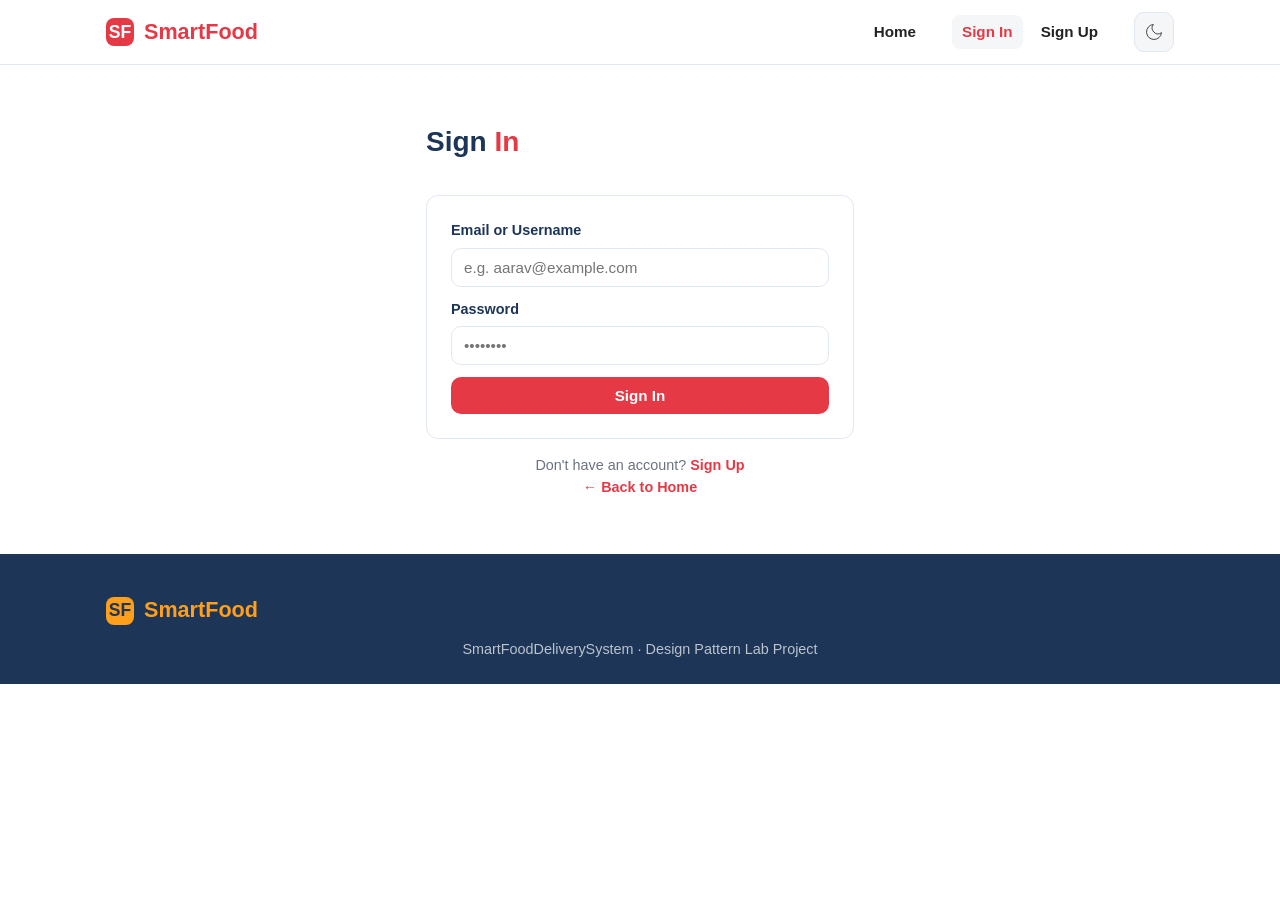
<file: frontend/sign-in.html>
<!DOCTYPE html>
<html lang="en">
<head>
<meta charset="UTF-8">
<meta name="viewport" content="width=device-width, initial-scale=1.0">
<title>SmartFood — Sign In</title>
<link rel="stylesheet" href="css/style.css">
</head>
<body>
<nav class="navbar">
  <div class="container">
    <a href="index.html" class="brand"><div class="mark">SF</div><span>SmartFood</span></a>
    <div class="nav-links">
      <a href="index.html">Home</a>
      <div id="nav-guest-links" style="display:flex;gap:8px;align-items:center;">
        <a href="sign-in.html" class="active">Sign In</a>
        <a href="sign-up.html">Sign Up</a>
      </div>
      <div id="nav-user-links" style="display:none;gap:8px;align-items:center;">
        <span id="nav-user-name" style="color:var(--text-muted);">User</span>
        <a href="cart.html" class="cart-link" id="nav-cart-link">Cart <span class="cart-badge" id="cart-badge">0</span></a>
        <a href="#" id="nav-logout" style="color:var(--primary);">Sign Out</a>
      </div>
      <button id="theme-toggle" class="theme-toggle" aria-label="Switch to Dark Mode" title="Switch to Dark Mode">
        <svg class="theme-sun" viewBox="0 0 24 24"><circle cx="12" cy="12" r="5"/><line x1="12" y1="1" x2="12" y2="3"/><line x1="12" y1="21" x2="12" y2="23"/><line x1="4.22" y1="4.22" x2="5.64" y2="5.64"/><line x1="18.36" y1="18.36" x2="19.78" y2="19.78"/><line x1="1" y1="12" x2="3" y2="12"/><line x1="21" y1="12" x2="23" y2="12"/><line x1="4.22" y1="19.78" x2="5.64" y2="18.36"/><line x1="18.36" y1="5.64" x2="19.78" y2="4.22"/></svg>
        <svg class="theme-moon" viewBox="0 0 24 24"><path d="M21 12.79A9 9 0 1 1 11.21 3 7 7 0 0 0 21 12.79z"/></svg>
      </button>
    </div>
  </div>
</nav>

<section class="section">
  <div class="container" style="max-width:460px;">
    <h2 class="section-title" style="text-align:left;">Sign <span>In</span></h2>

    <div id="signin-server-error" style="color:var(--primary);font-size:0.9rem;margin-bottom:12px;display:none;"></div>

    <form id="signin-form" style="background:var(--card-bg);border:1px solid var(--card-border);border-radius:var(--radius);padding:24px;">
      <div class="form-group">
        <label>Email or Username</label>
        <input type="text" id="signin-username" placeholder="e.g. aarav@example.com" required>
        <div id="signin-username-error" style="color:var(--primary);font-size:0.85rem;margin-top:6px;"></div>
      </div>

      <div class="form-group">
        <label>Password</label>
        <input type="password" id="signin-password" placeholder="••••••••" required>
        <div id="signin-password-error" style="color:var(--primary);font-size:0.85rem;margin-top:6px;"></div>
      </div>

      <div id="signin-server-error" style="color:var(--primary);font-size:0.9rem;margin-bottom:12px;display:none;"></div>

      <button type="submit" class="btn btn-primary btn-full" id="signin-submit">Sign In</button>
    </form>

    <p style="text-align:center;color:var(--text-muted);font-size:0.9rem;margin-top:16px;">
      Don't have an account? <a href="sign-up.html" style="color:var(--primary);font-weight:700;">Sign Up</a>
    </p>
    <p style="text-align:center;color:var(--text-muted);font-size:0.9rem;">
      <a href="index.html" style="color:var(--primary);font-weight:700;">&larr; Back to Home</a>
    </p>
  </div>
</section>

<footer>
  <div class="container">
    <div class="brand"><div class="mark" style="background:var(--accent);color:var(--dark);">SF</div><span>SmartFood</span></div>
    <p>SmartFoodDeliverySystem &middot; Design Pattern Lab Project</p>
  </div>
</footer>

<script type="module" src="js/theme.js"></script>
<script type="module">
  import { initTheme } from "./js/theme.js";
  initTheme();
</script>
<script type="module">
  import { login } from "./js/app.js";
  import { getRedirectAfterLogin, clearRedirect, getRedirectMessage } from "./js/auth-guard.js";

  (function () {
    const form = document.getElementById("signin-form");
    const username = document.getElementById("signin-username");
    const password = document.getElementById("signin-password");
    const serverError = document.getElementById("signin-server-error");
    const submit = document.getElementById("signin-submit");

    // Show redirect message if present
    const msg = getRedirectMessage();
    if (msg) {
      serverError.textContent = msg;
      serverError.style.display = "block";
    }

    form.addEventListener("submit", async (e) => {
      e.preventDefault();
      serverError.style.display = "none";
      if (!username.value.trim()) {
        serverError.textContent = "Email or username is required.";
        serverError.style.display = "block";
        return;
      }
      if (!password.value) {
        serverError.textContent = "Password is required.";
        serverError.style.display = "block";
        return;
      }
      submit.disabled = true;
      submit.textContent = "Signing in...";
      try {
        await login(username.value.trim(), password.value);
        clearRedirect();
        const redirectUrl = getRedirectAfterLogin();
        location.href = redirectUrl;
      } catch (err) {
        serverError.textContent = err.message || "Sign in failed.";
        serverError.style.display = "block";
        submit.disabled = false;
        submit.textContent = "Sign In";
      }
    });
  })();
</script>
</body>
</html>
</file>
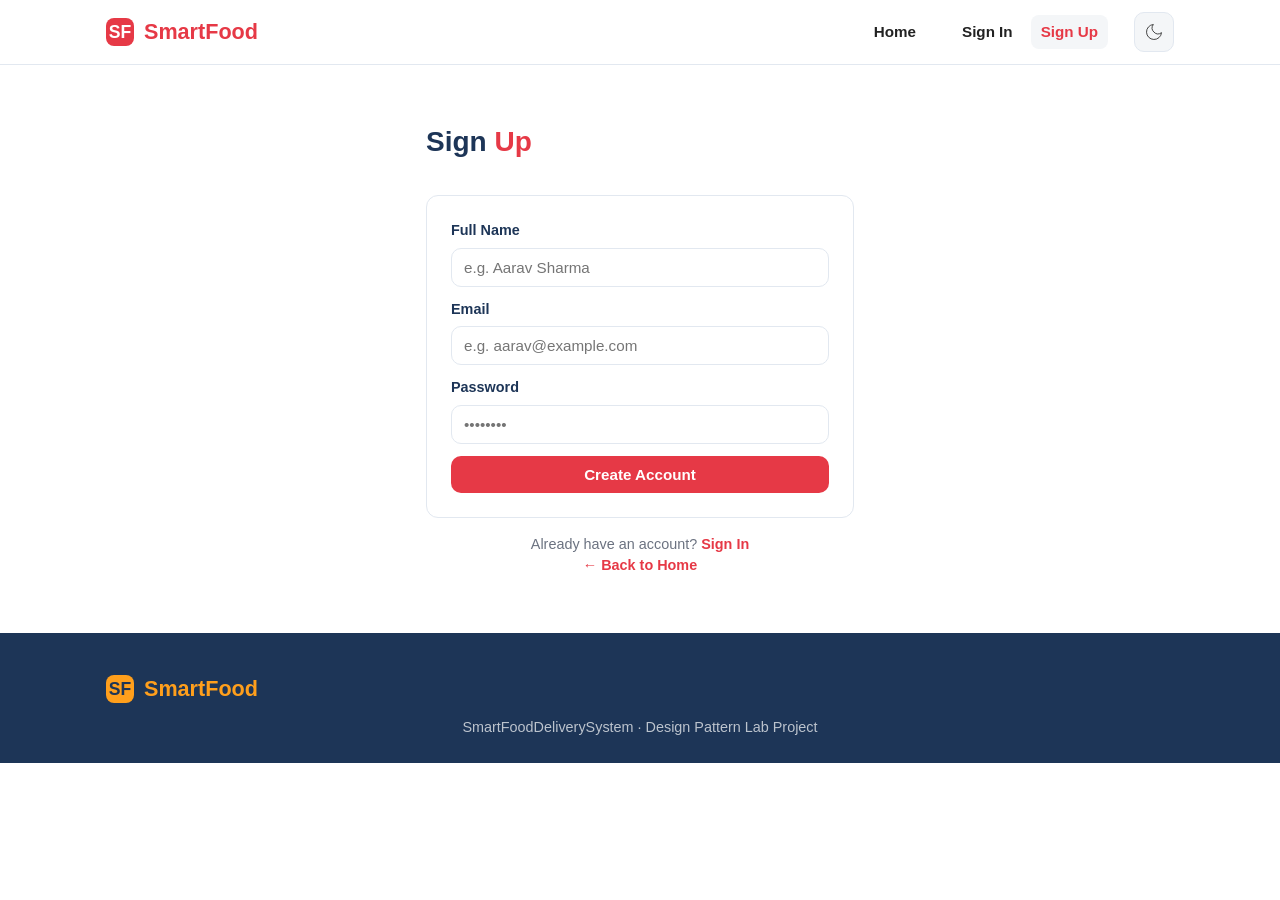
<file: frontend/sign-up.html>
<!DOCTYPE html>
<html lang="en">
<head>
<meta charset="UTF-8">
<meta name="viewport" content="width=device-width, initial-scale=1.0">
<title>SmartFood — Sign Up</title>
<link rel="stylesheet" href="css/style.css">
</head>
<body>
<nav class="navbar">
  <div class="container">
    <a href="index.html" class="brand"><div class="mark">SF</div><span>SmartFood</span></a>
    <div class="nav-links">
      <a href="index.html">Home</a>
      <div id="nav-guest-links" style="display:flex;gap:8px;align-items:center;">
        <a href="sign-in.html">Sign In</a>
        <a href="sign-up.html" class="active">Sign Up</a>
      </div>
      <div id="nav-user-links" style="display:none;gap:8px;align-items:center;">
        <span id="nav-user-name" style="color:var(--text-muted);">User</span>
        <a href="cart.html" class="cart-link" id="nav-cart-link">Cart <span class="cart-badge" id="cart-badge">0</span></a>
        <a href="#" id="nav-logout" style="color:var(--primary);">Sign Out</a>
      </div>
      <button id="theme-toggle" class="theme-toggle" aria-label="Switch to Dark Mode" title="Switch to Dark Mode">
        <svg class="theme-sun" viewBox="0 0 24 24"><circle cx="12" cy="12" r="5"/><line x1="12" y1="1" x2="12" y2="3"/><line x1="12" y1="21" x2="12" y2="23"/><line x1="4.22" y1="4.22" x2="5.64" y2="5.64"/><line x1="18.36" y1="18.36" x2="19.78" y2="19.78"/><line x1="1" y1="12" x2="3" y2="12"/><line x1="21" y1="12" x2="23" y2="12"/><line x1="4.22" y1="19.78" x2="5.64" y2="18.36"/><line x1="18.36" y1="5.64" x2="19.78" y2="4.22"/></svg>
        <svg class="theme-moon" viewBox="0 0 24 24"><path d="M21 12.79A9 9 0 1 1 11.21 3 7 7 0 0 0 21 12.79z"/></svg>
      </button>
    </div>
  </div>
</nav>

<section class="section">
  <div class="container" style="max-width:460px;">
    <h2 class="section-title" style="text-align:left;">Sign <span>Up</span></h2>

    <div id="signup-server-error" style="color:var(--primary);font-size:0.9rem;margin-bottom:12px;display:none;"></div>

    <form id="signup-form" style="background:var(--card-bg);border:1px solid var(--card-border);border-radius:var(--radius);padding:24px;">
      <div class="form-group">
        <label>Full Name</label>
        <input type="text" id="signup-name" placeholder="e.g. Aarav Sharma" required>
        <div id="signup-name-error" style="color:var(--primary);font-size:0.85rem;margin-top:6px;"></div>
      </div>

      <div class="form-group">
        <label>Email</label>
        <input type="email" id="signup-email" placeholder="e.g. aarav@example.com" required>
        <div id="signup-email-error" style="color:var(--primary);font-size:0.85rem;margin-top:6px;"></div>
      </div>

      <div class="form-group">
        <label>Password</label>
        <input type="password" id="signup-password" placeholder="••••••••" required>
        <div id="signup-password-error" style="color:var(--primary);font-size:0.85rem;margin-top:6px;"></div>
      </div>

      <div id="signup-server-error" style="color:var(--primary);font-size:0.9rem;margin-bottom:12px;display:none;"></div>

      <button type="submit" class="btn btn-primary btn-full" id="signup-submit">Create Account</button>
    </form>

    <p style="text-align:center;color:var(--text-muted);font-size:0.9rem;margin-top:16px;">
      Already have an account? <a href="sign-in.html" style="color:var(--primary);font-weight:700;">Sign In</a>
    </p>
    <p style="text-align:center;color:var(--text-muted);font-size:0.9rem;">
      <a href="index.html" style="color:var(--primary);font-weight:700;">&larr; Back to Home</a>
    </p>
  </div>
</section>

<footer>
  <div class="container">
    <div class="brand"><div class="mark" style="background:var(--accent);color:var(--dark);">SF</div><span>SmartFood</span></div>
    <p>SmartFoodDeliverySystem &middot; Design Pattern Lab Project</p>
  </div>
</footer>

<script type="module" src="js/theme.js"></script>
<script type="module">
  import { initTheme } from "./js/theme.js";
  initTheme();
</script>
<script type="module">
  import { register, toast } from "./js/app.js";

  (function () {
    const form = document.getElementById("signup-form");
    const name = document.getElementById("signup-name");
    const email = document.getElementById("signup-email");
    const password = document.getElementById("signup-password");
    const nameError = document.getElementById("signup-name-error");
    const emailError = document.getElementById("signup-email-error");
    const passwordError = document.getElementById("signup-password-error");
    const serverError = document.getElementById("signup-server-error");
    const submit = document.getElementById("signup-submit");

    function clearErrors() {
      nameError.textContent = "";
      emailError.textContent = "";
      passwordError.textContent = "";
      serverError.style.display = "none";
    }

    function showServerError(msg) {
      serverError.textContent = msg;
      serverError.style.display = "block";
    }

    function isValidEmail(value) {
      return /^[^\s@]+@[^\s@]+\.[^\s@]+$/.test(value);
    }

    form.addEventListener("submit", async (e) => {
      e.preventDefault();
      clearErrors();
      let valid = true;
      if (!name.value.trim()) {
        nameError.textContent = "Full name is required.";
        valid = false;
      }
      if (!email.value.trim()) {
        emailError.textContent = "Email is required.";
        valid = false;
      } else if (!isValidEmail(email.value.trim())) {
        emailError.textContent = "Please enter a valid email address.";
        valid = false;
      }
      if (!password.value) {
        passwordError.textContent = "Password is required.";
        valid = false;
      } else if (password.value.length < 6) {
        passwordError.textContent = "Password must be at least 6 characters.";
        valid = false;
      }
      if (!valid) return;

      submit.disabled = true;
      submit.textContent = "Creating account...";
      try {
        await register(name.value.trim(), email.value.trim(), password.value);
        toast("Account created. Please sign in.", "success");
        location.href = "sign-in.html";
      } catch (err) {
        showServerError(err.message || "Registration failed.");
        submit.disabled = false;
        submit.textContent = "Create Account";
      }
    });
  })();
</script>
</body>
</html>
</file>
<file: frontend/css/style.css>
/* SmartFoodDeliverySystem — Frontend Stylesheet */
:root {
    --primary: #e63946;
    --primary-dark: #c1121f;
    --accent: #ff9f1c;
    --dark: #1d3557;
    --gray-light: #f4f6f8;
    --gray: #e2e8f0;
    --text: #222;
    --text-muted: #6b7280;
    --success: #2e7d32;
    --warning: #b45309;
    --white: #ffffff;
    --shadow: 0 4px 12px rgba(0,0,0,0.08);
    --shadow-sm: 0 2px 6px rgba(0,0,0,0.06);
    --radius: 12px;
    --card-bg: #fff;
    --card-border: var(--gray);
    --input-bg: #fff;
    --input-border: var(--gray);
    --navbar-bg: rgba(255,255,255,0.95);
    --navbar-border: var(--gray);
    --hero-gradient: linear-gradient(135deg, #1d3557 0%, #2a4a7a 100%);
    --footer-bg: var(--dark);
    --footer-text: #fff;
    --empty-state-bg: transparent;
    --toast-bg: var(--dark);
    --toast-text: #fff;
    --category-btn-bg: #fff;
    --category-btn-border: var(--gray);
    --category-btn-text: var(--text-muted);
    --category-btn-active-bg: var(--primary);
    --category-btn-active-text: #fff;
    --status-card-bg: #fff;
    --status-card-border: var(--gray);
}

/* Dark mode variables */
[data-theme="dark"] {
    --gray-light: #1e293b;
    --gray: #334155;
    --text: #f1f5f9;
    --text-muted: #94a3b8;
    --white: #0f172a;
    --shadow: 0 4px 12px rgba(0,0,0,0.3);
    --shadow-sm: 0 2px 6px rgba(0,0,0,0.2);
    --card-bg: #1e293b;
    --card-border: #334155;
    --input-bg: #1e293b;
    --input-border: #334155;
    --navbar-bg: rgba(15,23,42,0.95);
    --navbar-border: #334155;
    --hero-gradient: linear-gradient(135deg, #0f172a 0%, #1e293b 100%);
    --footer-bg: #0f172a;
    --footer-text: #f1f5f9;
    --toast-bg: #1e293b;
    --toast-text: #f1f5f9;
    --category-btn-bg: #1e293b;
    --category-btn-border: #334155;
    --category-btn-text: #94a3b8;
    --category-btn-active-bg: var(--primary);
    --category-btn-active-text: #fff;
    --status-card-bg: #1e293b;
    --status-card-border: #334155;
}

* { box-sizing: border-box; margin: 0; padding: 0; }

html { scroll-behavior: smooth; }

body {
    font-family: "Segoe UI", Roboto, Helvetica, Arial, sans-serif;
    color: var(--text);
    background: var(--white);
    line-height: 1.5;
}

a { text-decoration: none; color: inherit; }
button {
    font-family: inherit;
    border: none;
    background: none;
    cursor: pointer;
}
ul { list-style: none; }

img { max-width: 100%; display: block; }

.container {
    max-width: 1100px;
    margin: 0 auto;
    padding: 0 16px;
}

/* ---------- Navbar ---------- */
.navbar {
    position: sticky;
    top: 0;
    background: var(--navbar-bg);
    border-bottom: 1px solid var(--navbar-border);
    z-index: 100;
}
.navbar .container {
    display: flex;
    align-items: center;
    justify-content: space-between;
    height: 64px;
}
.brand {
    display: flex;
    align-items: center;
    gap: 10px;
    font-weight: 800;
    font-size: 1.35rem;
    color: var(--primary);
}
.brand .mark {
    width: 28px; height: 28px;
    background: var(--primary);
    color: #fff;
    border-radius: 8px;
    display: grid; place-items: center;
    font-weight: 900;
    font-size: 1.1rem;
}
.nav-links { display: flex; gap: 26px; align-items: center; }
.nav-links a {
    font-weight: 600;
    font-size: 0.95rem;
    color: var(--text);
    padding: 6px 10px;
    border-radius: 8px;
    transition: background 0.2s, color 0.2s;
}
.nav-links a:hover, .nav-links a.active {
    background: var(--gray-light);
    color: var(--primary);
}

/* Theme Toggle */
.theme-toggle {
    display: flex;
    align-items: center;
    justify-content: center;
    width: 40px;
    height: 40px;
    border-radius: 10px;
    background: var(--gray-light);
    border: 1px solid var(--gray);
    color: var(--text);
    transition: background 0.2s, border-color 0.2s, transform 0.1s;
}
.theme-toggle:hover {
    background: var(--gray);
    transform: scale(1.05);
}
.theme-toggle:active {
    transform: scale(0.95);
}
.theme-toggle svg {
    width: 20px;
    height: 20px;
    stroke: currentColor;
    fill: none;
}
.theme-toggle .theme-sun {
    display: none;
}
.theme-toggle .theme-moon {
    display: inline-block;
}
[data-theme="dark"] .theme-toggle .theme-sun {
    display: inline-block;
}
[data-theme="dark"] .theme-toggle .theme-moon {
    display: none;
}

.cart-badge {
    background: var(--primary);
    color: #fff;
    font-size: 0.72rem;
    padding: 2px 7px;
    border-radius: 12px;
    font-weight: 700;
    margin-left: 6px;
}

/* ---------- Buttons ---------- */
.btn {
    display: inline-flex;
    align-items: center;
    justify-content: center;
    padding: 10px 20px;
    border-radius: 10px;
    font-weight: 700;
    font-size: 0.95rem;
    transition: transform 0.1s, opacity 0.2s;
}
.btn:active { transform: scale(0.97); }
.btn-primary { background: var(--primary); color: #fff; }
.btn-primary:hover { background: var(--primary-dark); }
.btn-outline { border: 2px solid var(--primary); color: var(--primary); background: transparent; }
.btn-outline:hover { background: var(--primary); color: #fff; }
.btn-accent { background: var(--accent); color: var(--dark); }
.btn-accent:hover { background: #e88a16; }
.btn-success { background: var(--success); color: #fff; }
.btn-sm { padding: 6px 12px; font-size: 0.85rem; }
.btn-full { width: 100%; }
.btn:disabled { opacity: 0.6; cursor: not-allowed; }

/* ---------- Home ---------- */
.hero {
    background: var(--hero-gradient);
    color: #fff;
    padding: 70px 16px;
    text-align: center;
    border-radius: 0 0 40px 40px;
}
.hero h1 { font-size: clamp(2rem, 5vw, 3.2rem); margin-bottom: 14px; line-height: 1.15; }
.hero p { font-size: 1.1rem; opacity: 0.95; max-width: 700px; margin: 0 auto 24px; }
.hero .actions { display: flex; gap: 12px; justify-content: center; flex-wrap: wrap; }

.section { padding: 56px 16px; }
.section-title {
    text-align: center;
    font-size: 1.75rem;
    margin-bottom: 32px;
    color: var(--dark);
}
.section-title span { color: var(--primary); }

.card-grid {
    display: grid;
    grid-template-columns: repeat(auto-fill, minmax(220px, 1fr));
    gap: 20px;
}
.restaurant-card, .food-card {
    background: var(--card-bg);
    border: 1px solid var(--card-border);
    border-radius: var(--radius);
    padding: 16px;
    transition: transform 0.2s, box-shadow 0.2s;
    display: flex;
    flex-direction: column;
}
.restaurant-card:hover, .food-card:hover {
    transform: translateY(-4px);
    box-shadow: var(--shadow);
    border-color: var(--primary);
}
.card-image {
    width: 100%;
    height: 140px;
    border-radius: 10px;
    background: var(--gray-light);
    margin-bottom: 12px;
    display: grid; place-items: center;
    color: var(--text-muted);
    font-size: 0.85rem;
}
.card-title { font-size: 1.1rem; font-weight: 700; margin-bottom: 4px; }
.card-sub { color: var(--text-muted); font-size: 0.9rem; margin-bottom: 10px; }
.card-footer { margin-top: auto; display: flex; justify-content: space-between; align-items: center; }
.price { font-weight: 800; color: var(--primary); font-size: 1.05rem; }

/* ---------- Menu ---------- */
.menu-header {
    display: flex;
    align-items: center;
    gap: 12px;
    margin-bottom: 24px;
    padding-bottom: 16px;
    border-bottom: 2px solid var(--gray-light);
}
.menu-header .back { font-weight: 600; color: var(--primary); }
.restaurant-info h2 { font-size: 1.75rem; color: var(--dark); margin-bottom: 4px; }
.restaurant-info p { color: var(--text-muted); font-size: 0.95rem; }
.category-tabs {
    display: flex;
    gap: 8px;
    margin-bottom: 24px;
    overflow-x: auto;
    padding-bottom: 8px;
}
.category-tabs button {
    padding: 8px 14px;
    border-radius: 20px;
    border: 1px solid var(--category-btn-border);
    background: var(--category-btn-bg);
    color: var(--category-btn-text);
    font-weight: 600;
    font-size: 0.9rem;
    white-space: nowrap;
    transition: background 0.2s, border-color 0.2s, color 0.2s;
}
.category-tabs button.active {
    background: var(--category-btn-active-bg);
    color: var(--category-btn-active-text);
    border-color: var(--category-btn-active-bg);
}
.category-tabs button:hover:not(.active) {
    background: var(--gray-light);
    border-color: var(--primary);
    color: var(--primary);
}
.empty-state {
    text-align: center;
    padding: 60px 20px;
    color: var(--text-muted);
}
.empty-state .icon { font-size: 2.5rem; margin-bottom: 12px; }

/* ---------- Cart ---------- */
.cart-item {
    display: flex;
    gap: 12px;
    align-items: center;
    background: var(--card-bg);
    border: 1px solid var(--card-border);
    border-radius: 10px;
    padding: 14px;
    margin-bottom: 12px;
}
.cart-item .image {
    width: 70px; height: 70px;
    border-radius: 8px;
    background: var(--gray-light);
    display: grid; place-items: center;
    color: var(--text-muted);
    font-size: 0.75rem;
    flex-shrink: 0;
}
.cart-item .info { flex: 1; }
.cart-item .name { font-weight: 700; font-size: 1rem; }
.cart-item .price { color: var(--primary); font-weight: 700; }
.cart-controls {
    display: flex;
    align-items: center;
    gap: 8px;
}
.cart-controls button {
    width: 32px; height: 32px;
    border-radius: 8px;
    border: 1px solid var(--gray);
    background: var(--card-bg);
    font-weight: 700;
    font-size: 1rem;
    display: grid; place-items: center;
}
.cart-controls button:hover { background: var(--gray-light); }
.cart-controls .qty { font-weight: 700; min-width: 24px; text-align: center; }
.remove-btn {
    color: var(--text-muted);
    font-size: 0.85rem;
    padding: 6px 10px;
    border-radius: 6px;
}
.remove-btn:hover { background: #fee2e2; color: var(--primary-dark); }
.cart-summary {
    background: var(--gray-light);
    border-radius: var(--radius);
    padding: 20px;
    margin-top: 24px;
}
.cart-summary .row {
    display: flex;
    justify-content: space-between;
    padding: 8px 0;
    color: var(--text-muted);
}
.cart-summary .total {
    font-size: 1.25rem;
    font-weight: 800;
    color: var(--dark);
    margin-top: 10px;
    padding-top: 10px;
    border-top: 1px solid var(--gray);
}

/* ---------- Checkout / Order ---------- */
.form-grid {
    display: grid;
    grid-template-columns: 1fr;
    gap: 16px;
    margin-bottom: 24px;
}
@media (min-width: 600px) {
    .form-grid { grid-template-columns: 1fr 1fr; }
}
.form-group { display: flex; flex-direction: column; gap: 6px; }
.form-group label { font-weight: 700; font-size: 0.9rem; color: var(--dark); }
.form-group input, .form-group select {
    padding: 10px 12px;
    border: 1px solid var(--input-border);
    border-radius: 10px;
    font-size: 0.95rem;
    background: var(--input-bg);
    color: var(--text);
}
.form-group input:focus, .form-group select:focus {
    outline: 2px solid var(--primary);
    border-color: var(--primary);
}
.payment-options {
    display: flex;
    gap: 10px;
    margin-top: 8px;
}
.payment-options label {
    display: flex;
    align-items: center;
    gap: 8px;
    cursor: pointer;
    font-weight: 600;
    font-size: 0.95rem;
    color: var(--text);
}
.order-summary {
    background: var(--gray-light);
    border-radius: var(--radius);
    padding: 20px;
}
.order-item {
    display: flex;
    justify-content: space-between;
    padding: 8px 0;
    border-bottom: 1px solid var(--gray);
    font-size: 0.95rem;
}
.order-item:last-child { border-bottom: none; }
.order-item .qty { color: var(--text-muted); }

/* ---------- Status ---------- */
.status-card {
    background: var(--status-card-bg);
    border: 1px solid var(--status-card-border);
    border-radius: var(--radius);
    padding: 32px;
    text-align: center;
    max-width: 500px;
    margin: 0 auto;
}
.status-pill {
    display: inline-flex;
    align-items: center;
    gap: 8px;
    padding: 8px 16px;
    border-radius: 20px;
    font-weight: 800;
    font-size: 1.1rem;
    margin: 16px 0;
}
.status-placed { background: #e3f2fd; color: #1565c0; }
.status-confirmed { background: #e8f5e9; color: var(--success); }
.status-preparing { background: #fff3e0; color: var(--warning); }
.status-ready { background: #e3f2fd; color: #1565c0; }
.status-out { background: #fce4ec; color: #c2185b; }
.status-delivered { background: #e8f5e9; color: var(--success); }
.status-cancelled { background: #fcebea; color: #c62828; }

/* ---------- Messages ---------- */
.toast {
    position: fixed; bottom: 24px; left: 50%;
    transform: translateX(-50%);
    background: var(--toast-bg);
    color: var(--toast-text);
    padding: 12px 20px;
    border-radius: 10px;
    font-size: 0.95rem;
    opacity: 0;
    transition: opacity 0.3s;
    z-index: 200;
}
.toast.show { opacity: 1; }
.toast.success { background: var(--success); }
.toast.error { background: var(--primary); }

/* ---------- Footer ---------- */
footer {
    background: var(--footer-bg);
    color: var(--footer-text);
    padding: 40px 16px 24px;
    text-align: center;
}
footer .brand { color: var(--accent); margin-bottom: 12px; }
footer p { opacity: 0.7; font-size: 0.9rem; margin-top: 8px; }

/* ---------- Responsive ---------- */
@media (max-width: 600px) {
    .nav-links { gap: 16px; }
    .hero { padding: 50px 16px; border-radius: 0 0 28px 28px; }
    .section { padding: 40px 16px; }
    .cart-summary { position: static; }
}
</file>
